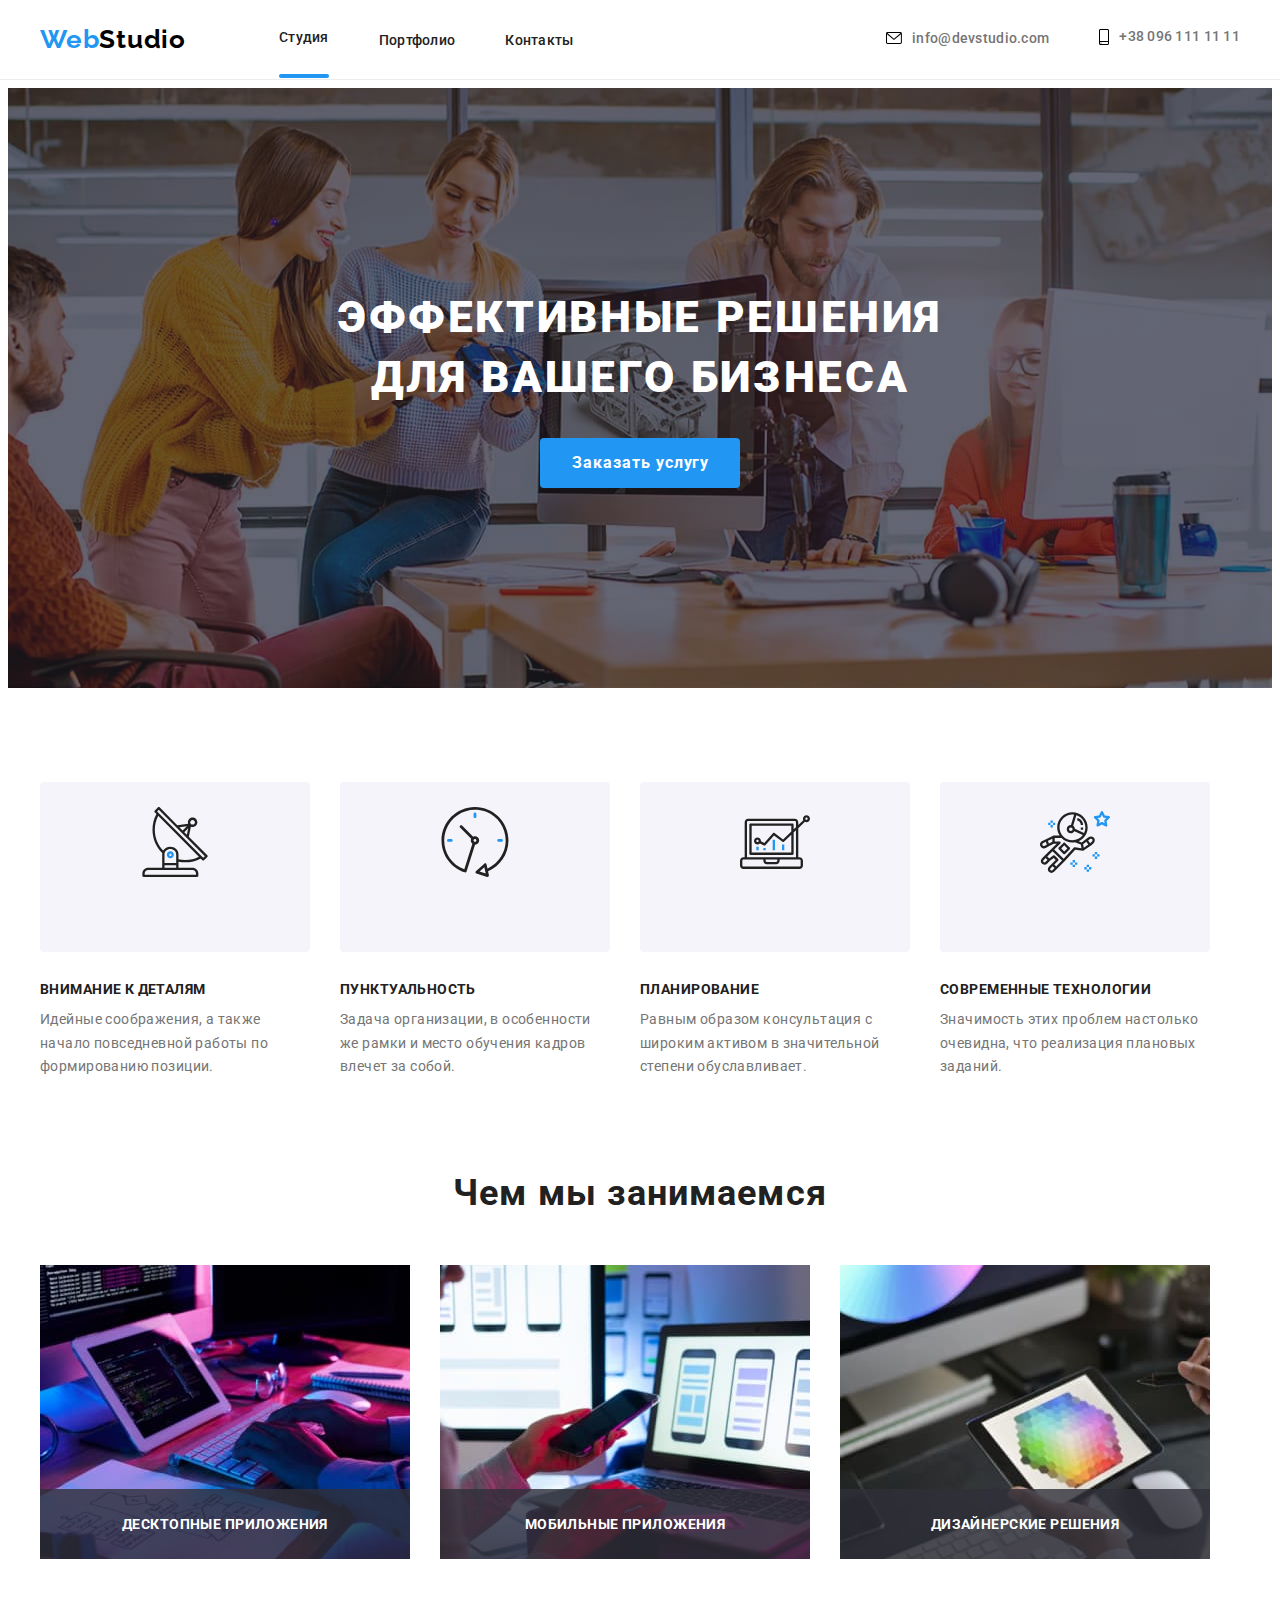
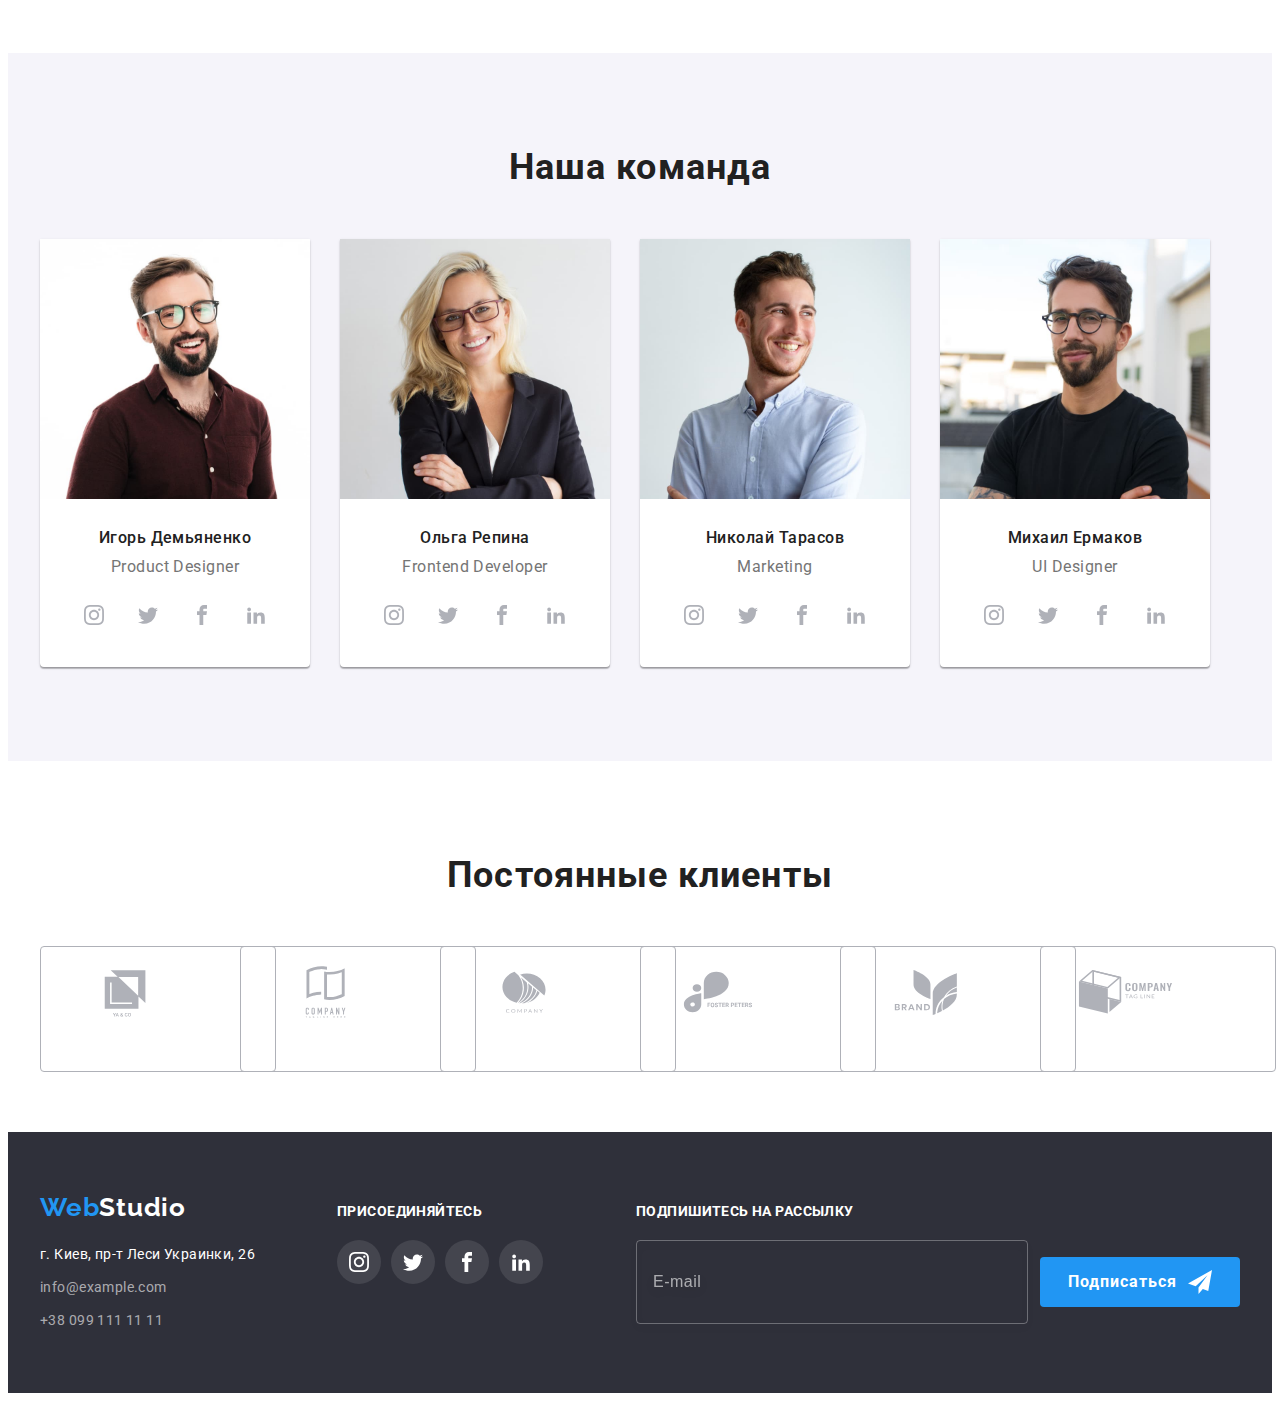
<file: index.html>
<!DOCTYPE html>
<html lang="ru">
  <head>
    <meta charset="UTF-8" />
    <meta http-equiv="X-UA-Compatible" content="IE=edge" />
    <meta name="viewport" content="width=device-width, initial-scale=1.0" />
    <link
      rel="stylesheet"
      href="https://cdnjs.cloudflare.com/ajax/libs/modern-normalize/1.1.0/modern-normalize.min.css"
      integrity="sha512-wpPYUAdjBVSE4KJnH1VR1HeZfpl1ub8YT/NKx4PuQ5NmX2tKuGu6U/JRp5y+Y8XG2tV+wKQpNHVUX03MfMFn9Q=="
      crossorigin="anonymous"
      referrerpolicy="no-referrer"
    />
    <link rel="stylesheet" href="./css/main.min.css" />
    <link rel="preconnect" href="https://fonts.googleapis.com" />
    <link rel="preconnect" href="https://fonts.gstatic.com" crossorigin />
    <link
      href="https://fonts.googleapis.com/css2?family=Raleway:wght@700&family=Roboto:wght@400;500;700;900&display=swap"
      rel="stylesheet"
    />
    <title>Студия</title>
  </head>

  <body>
    <!--heder-->
    <header class="heder">
      <div class="container heder__content">
        <nav class="nav-content">
          <a class="logo heder-logo" href="/"
            ><span class="logo__text"
              ><span class="logo__accent" lang="en">Web</span>Studio
            </span>
          </a>
          <ul class="nav">
            <li class="nav__item">
              <a class="nav__link current-page" href="./index.html">Студия</a>
            </li>
            <li class="nav__item">
              <a class="nav__link" href="./portfolio.html">Портфолио</a>
            </li>
            <li class="nav__item">
              <a class="nav__link" href="Контакты/">Контакты</a>
            </li>
          </ul>
        </nav>

        <ul class="contacts">
          <li class="contacts__item">
            <a class="contacts__link" href="mailto:info@devstudio.com">
              <svg class="contacts__icon" width="16" height="12">
                <use href="./images/icons.svg#icon-envelope"></use>
              </svg>
              info@devstudio.com</a
            >
          </li>
          <li class="contacts__item">
            <a class="contacts__link" href="tel:+380961111111">
              <svg class="contacts__icon" width="10" height="16">
                <use href="./images/icons.svg#icon-smartphone"></use>
              </svg>
              +38 096 111 11 11</a
            >
          </li>
        </ul>
      </div>
    </header>

    <main>
      <!--hero content-->
      <section class="section-hero">
        <div class="container">
          <div class="hero">
            <h1 class="hero__title">Эффективные решения для вашего бизнеса</h1>
            <button class="buttons" type="button" data-modal-open>
              Заказать услугу
            </button>

            <!--modal window-->

            <div class="backdrop is-hidden" data-modal>
              <div class="modal">
                <p class="modal-title">
                  Оставьте свои данные, мы вам перезвоним
                </p>
                <form class="modal-form">
                  <div class="form-wrapp">
                    <input
                      id="username-label"
                      class="modal-input"
                      type="text"
                      name="username"
                      placeholder=" "
                      required
                      title="Имя Фамилия"
                    />
                    <label class="modal-label" for="username-label">Имя</label>
                    <svg class="icon-person-form" width="18" height="18">
                      <use href="./images/icons.svg#icon-person-form"></use>
                    </svg>
                  </div>

                  <div class="form-wrapp">
                    <input
                      id="phone-label"
                      class="modal-input"
                      type="tel"
                      name="phone"
                      placeholder=" "
                      required
                      title="+38 (096) 111-11-11"
                    />
                    <label class="modal-label" for="phone-label">Телефон</label>
                    <svg class="icon-person-form" width="18" height="18">
                      <use href="./images/icons.svg#icon-phone-form"></use>
                    </svg>
                  </div>

                  <div class="form-wrapp">
                    <input
                      id="email-label"
                      class="modal-input"
                      type="email"
                      name="email"
                      placeholder=" "
                      required
                      title="info@gmail.com"
                    />
                    <label class="modal-label" for="email-label">Почта</label>
                    <svg class="icon-person-form" width="18" height="18">
                      <use href="./images/icons.svg#icon-email-form"></use>
                    </svg>
                  </div>
                  <div class="form-wrapper">
                    <label class="modal-label" for="feedback"
                      >Комментарий</label
                    >
                    <textarea
                      name="feedback-text"
                      id="feedback"
                      class="comment-text"
                      placeholder="Введите текст"
                    ></textarea>
                  </div>
                  <div class="modal-check">
                    <input
                      id="check"
                      class="input-check visually-hidden"
                      type="checkbox"
                      name="checkbox"
                    />
                    <label for="check" class="check-text"
                      >Соглашаюсь с рассылкой и принимаю &nbsp;
                      <a href="" class="accent-license">Условия договора</a>
                    </label>
                  </div>
                  <button type="submit" class="buttons">Отправить</button>
                </form>

                <button class="modal-close-btn" type="button" data-modal-close>
                  <svg class="modal-icon-btn" width="18" height="18">
                    <use href="./images/icons.svg#icon-close-btn"></use>
                  </svg>
                </button>
              </div>
            </div>
          </div>
        </div>
      </section>

      <!--feature-->
      <section class="feature section">
        <div class="container">
          <!--title h2 will be hidden-->
          <h2 class="visually-hidden">Преимущества работаты с WebStudio</h2>
          <ul class="feature-list">
            <li class="feature-list__item">
              <div class="feature-conteiner">
                <svg class="featere-conteiner__icon" width="70" height="70">
                  <use href="./images/icons.svg#icon-antenna"></use>
                </svg>
              </div>
              <h3 class="feature-list__title">Внимание к деталям</h3>
              <p class="feature-list__description">
                Идейные соображения, а также начало повседневной работы по
                формированию позиции.
              </p>
            </li>

            <li class="feature-list__item">
              <div class="feature-conteiner">
                <svg class="featere-conteiner__icon" width="70" height="70">
                  <use href="./images/icons.svg#icon-clock"></use>
                </svg>
              </div>
              <h3 class="feature-list__title">Пунктуальность</h3>
              <p class="feature-list__description">
                Задача организации, в особенности же рамки и место обучения
                кадров влечет за собой.
              </p>
            </li>

            <li class="feature-list__item">
              <div class="feature-conteiner">
                <svg class="featere-conteiner__icon" width="70" height="70">
                  <use href="./images/icons.svg#icon-diagram"></use>
                </svg>
              </div>
              <h3 class="feature-list__title">Планирование</h3>
              <p class="feature-list__description">
                Равным образом консультация с широким активом в значительной
                степени обуславливает.
              </p>
            </li>

            <li class="feature-list__item">
              <div class="feature-conteiner">
                <svg class="featere-conteiner__icon" width="70" height="70">
                  <use href="./images/icons.svg#icon-astronaut"></use>
                </svg>
              </div>
              <h3 class="feature-list__title">Современные технологии</h3>
              <p class="feature-list__description">
                Значимость этих проблем настолько очевидна, что реализация
                плановых заданий.
              </p>
            </li>
          </ul>
        </div>
      </section>

      <!--work-->

      <section class="section-work">
        <div class="container">
          <div class="">
            <h2 class="section-title">Чем мы занимаемся</h2>

            <ul class="work-list">
              <li class="work-list__item">
                <img src="./images/box1.jpg" alt="programming" width="370" />
                <div class="work-label">
                  <p class="work-label__text">Десктопные приложения</p>
                </div>
              </li>

              <li class="work-list__item">
                <img
                  src="./images/box2.jpg"
                  alt="multiplatform development"
                  width="370"
                />
                <div class="work-label">
                  <p class="work-label__text">Мобильные приложения</p>
                </div>
              </li>

              <li class="work-list__item">
                <img src="./images/box3.jpg" alt="design" width="370" />
                <div class="work-label">
                  <p class="work-label__text">Дизайнерские решения</p>
                </div>
              </li>
            </ul>
          </div>
        </div>
      </section>

      <!-- our_team -->
      <section class="section team-section">
        <div class="container">
          <div class="team">
            <h2 class="section-title">Наша команда</h2>
            <ul class="team-list">
              <li class="team-list__item">
                <img
                  src="./images/team_card1.jpg"
                  alt="Product Designer"
                  width="270"
                />
                <div class="decription-team">
                  <h3 class="decription-team__name">Игорь Демьяненко</h3>
                  <p class="decription-team__position" lang="en">
                    Product Designer
                  </p>
                  <ul class="socials-list">
                    <li class="socials-list__item">
                      <a
                        href="https://www.instagram.com/"
                        target="_blank"
                        class="socials-list__link"
                      >
                        <svg class="socials-list__icon" width="20" height="20">
                          <use href="./images/icons.svg#icon-instagram"></use>
                        </svg>
                      </a>
                    </li>
                    <li class="socials-list__item">
                      <a
                        href="https://twitter.com/"
                        target="_blank"
                        class="socials-list__link"
                      >
                        <svg class="socials-list__icon" width="20" height="20">
                          <use href="./images/icons.svg#icon-twitter"></use>
                        </svg>
                      </a>
                    </li>
                    <li class="socials-list__item">
                      <a
                        href="https://facebook.com/"
                        target="_blank"
                        class="socials-list__link"
                      >
                        <svg class="socials-list__icon" width="20" height="20">
                          <use href="./images/icons.svg#icon-facebook"></use>
                        </svg>
                      </a>
                    </li>
                    <li class="socials-list__item">
                      <a
                        href="https://www.linkedin.com/"
                        target="_blank"
                        class="socials-list__link"
                      >
                        <svg class="socials-list__icon" width="20" height="20">
                          <use href="./images/icons.svg#icon-linkedin2"></use>
                        </svg>
                      </a>
                    </li>
                  </ul>
                </div>
              </li>
              <li class="team-list__item">
                <img
                  src="./images/team_card2.jpg"
                  alt="Frontend Developer"
                  width="270"
                />
                <div class="decription-team">
                  <h3 class="decription-team__name">Ольга Репина</h3>
                  <p class="decription-team__position" lang="en">
                    Frontend Developer
                  </p>
                  <ul class="socials-list">
                    <li class="socials-list__item">
                      <a
                        href="https://www.instagram.com/"
                        target="_blank"
                        class="socials-list__link"
                      >
                        <svg class="socials-list__icon" width="20" height="20">
                          <use href="./images/icons.svg#icon-instagram"></use>
                        </svg>
                      </a>
                    </li>
                    <li class="socials-list__item">
                      <a
                        href="https://twitter.com/"
                        target="_blank"
                        class="socials-list__link"
                      >
                        <svg class="socials-list__icon" width="20" height="20">
                          <use href="./images/icons.svg#icon-twitter"></use>
                        </svg>
                      </a>
                    </li>
                    <li class="socials-list__item">
                      <a
                        href="https://facebook.com/"
                        target="_blank"
                        class="socials-list__link"
                      >
                        <svg class="socials-list__icon" width="20" height="20">
                          <use href="./images/icons.svg#icon-facebook"></use>
                        </svg>
                      </a>
                    </li>
                    <li class="socials-list__item">
                      <a
                        href="https://www.linkedin.com/"
                        target="_blank"
                        class="socials-list__link"
                      >
                        <svg class="socials-list__icon" width="20" height="20">
                          <use href="./images/icons.svg#icon-linkedin2"></use>
                        </svg>
                      </a>
                    </li>
                  </ul>
                </div>
              </li>
              <li class="team-list__item">
                <img
                  src="./images/team_card3.jpg"
                  alt="Marketing"
                  width="270"
                />
                <div class="decription-team">
                  <h3 class="decription-team__name">Николай Тарасов</h3>
                  <p class="decription-team__position" lang="en">Marketing</p>
                  <ul class="socials-list">
                    <li class="socials-list__item">
                      <a
                        href="https://www.instagram.com/"
                        target="_blank"
                        class="socials-list__link"
                      >
                        <svg class="socials-list__icon" width="20" height="20">
                          <use href="./images/icons.svg#icon-instagram"></use>
                        </svg>
                      </a>
                    </li>
                    <li class="socials-list__item">
                      <a
                        href="https://twitter.com/"
                        target="_blank"
                        class="socials-list__link"
                      >
                        <svg class="socials-list__icon" width="20" height="20">
                          <use href="./images/icons.svg#icon-twitter"></use>
                        </svg>
                      </a>
                    </li>
                    <li class="socials-list__item">
                      <a
                        href="https://facebook.com/"
                        target="_blank"
                        class="socials-list__link"
                      >
                        <svg class="socials-list__icon" width="20" height="20">
                          <use href="./images/icons.svg#icon-facebook"></use>
                        </svg>
                      </a>
                    </li>
                    <li class="socials-list__item">
                      <a
                        href="https://www.linkedin.com/"
                        target="_blank"
                        class="socials-list__link"
                      >
                        <svg class="socials-list__icon" width="20" height="20">
                          <use href="./images/icons.svg#icon-linkedin2"></use>
                        </svg>
                      </a>
                    </li>
                  </ul>
                </div>
              </li>
              <li class="team-list__item">
                <img
                  src="./images/team_card4.jpg"
                  alt="UI Designer"
                  width="270"
                />
                <div class="decription-team">
                  <h3 class="decription-team__name">Михаил Ермаков</h3>
                  <p class="decription-team__position" lang="en">UI Designer</p>
                  <ul class="socials-list">
                    <li class="socials-list__item">
                      <a
                        href="https://www.instagram.com/"
                        target="_blank"
                        class="socials-list__link"
                      >
                        <svg class="socials-list__icon" width="20" height="20">
                          <use href="./images/icons.svg#icon-instagram"></use>
                        </svg>
                      </a>
                    </li>
                    <li class="socials-list__item">
                      <a
                        href="https://twitter.com/"
                        target="_blank"
                        class="socials-list__link"
                      >
                        <svg class="socials-list__icon" width="20" height="20">
                          <use href="./images/icons.svg#icon-twitter"></use>
                        </svg>
                      </a>
                    </li>
                    <li class="socials-list__item">
                      <a
                        href="https://facebook.com/"
                        target="_blank"
                        class="socials-list__link"
                      >
                        <svg class="socials-list__icon" width="20" height="20">
                          <use href="./images/icons.svg#icon-facebook"></use>
                        </svg>
                      </a>
                    </li>
                    <li class="socials-list__item">
                      <a
                        href="https://www.linkedin.com/"
                        target="_blank"
                        class="socials-list__link"
                      >
                        <svg class="socials-list__icon" width="20" height="20">
                          <use href="./images/icons.svg#icon-linkedin2"></use>
                        </svg>
                      </a>
                    </li>
                  </ul>
                </div>
              </li>
            </ul>
          </div>
        </div>
      </section>

      <!-- Clients -->

      <section class="section">
        <div class="container">
          <div class="clients">
            <h2 class="section-title">Постоянные клиенты</h2>
            <ul class="clients-list">
              <li class="clients-list__item">
                <a class="clients-list__link" href="">
                  <svg class="clients-list__icon" width="106" height="60">
                    <use href="./images/icons.svg#icon-company-logo1"></use>
                  </svg>
                </a>
              </li>
              <li class="clients-list__item">
                <a class="clients-list__link" href=""
                  ><svg class="clients-list__icon" width="106" height="60">
                    <use href="./images/icons.svg#icon-company-logo2"></use>
                  </svg>
                </a>
              </li>
              <li class="clients-list__item">
                <a class="clients-list__link" href=""
                  ><svg class="clients-list__icon" width="106" height="60">
                    <use href="./images/icons.svg#icon-company-logo3"></use>
                  </svg>
                </a>
              </li>
              <li class="clients-list__item">
                <a class="clients-list__link" href=""
                  ><svg class="clients-list__icon" width="106" height="60">
                    <use href="./images/icons.svg#icon-company-logo4"></use>
                  </svg>
                </a>
              </li>
              <li class="clients-list__item">
                <a class="clients-list__link" href=""
                  ><svg class="clients-list__icon" width="106" height="60">
                    <use href="./images/icons.svg#icon-company-logo5"></use>
                  </svg>
                </a>
              </li>
              <li class="clients-list__item">
                <a class="clients-list__link" href=""
                  ><svg class="clients-list__icon" width="106" height="60">
                    <use href="./images/icons.svg#icon-company-logo6"></use>
                  </svg>
                </a>
              </li>
            </ul>
          </div>
        </div>
      </section>
    </main>

    <!--footer-->
    <footer class="footer">
      <div class="container footer-content">
        <div class="footer-container">
          <a class="logo footer-logo" href="/"
            ><span class="logo__text bottom-logo"
              ><span class="logo__accent" lang="en">Web</span>Studio</span
            >
          </a>

          <address class="footer-address">
            <p class="footer-address__title">г. Киев, пр-т Леси Украинки, 26</p>
            <ul class="address__list addres--block">
              <li class="address-list__item addres--margin">
                <a class="address-list__link" href="mailto:info@example.com"
                  >info@example.com</a
                >
              </li>
              <li class="address-list__item footer-link">
                <a class="address-list__link" href="tel:+380991111111"
                  >+38 099 111 11 11</a
                >
              </li>
            </ul>
          </address>
        </div>
        <div class="footer-socials">
          <h3 class="footer-socials__title">присоединяйтесь</h3>
          <ul class="footer-socials__list">
            <li class="footer-socials__item">
              <a
                href="https://www.instagram.com/"
                target="_blank"
                class="socials-list__link"
              >
                <svg class="footer-socials__icon" width="20" height="20">
                  <use href="./images/icons.svg#icon-instagram"></use>
                </svg>
              </a>
            </li>
            <li class="footer-socials__item">
              <a
                href="https://twitter.com/"
                target="_blank"
                class="socials-list__link"
              >
                <svg class="footer-socials__icon" width="20" height="20">
                  <use href="./images/icons.svg#icon-twitter"></use>
                </svg>
              </a>
            </li>
            <li class="footer-socials__item">
              <a
                href="https://facebook.com/"
                target="_blank"
                class="socials-list__link"
              >
                <svg class="footer-socials__icon" width="20" height="20">
                  <use href="./images/icons.svg#icon-facebook"></use>
                </svg>
              </a>
            </li>
            <li class="footer-socials__item">
              <a
                href="https://www.linkedin.com/"
                target="_blank"
                class="socials-list__link"
              >
                <svg class="footer-socials__icon" width="20" height="20">
                  <use href="./images/icons.svg#icon-linkedin2"></use>
                </svg>
              </a>
            </li>
          </ul>
        </div>
        <form name="subscribe" class="form-subscribe" autocomplete="on">
          <div class="email-input">
            <div class="footer-form">
              <input
                id="footer-label"
                class="footer-input"
                type="email"
                name="footer-email"
                placeholder="E-mail"
                required
                title="info@gmail.com"
              />
              <label class="form-footer" for="footer-label"
                >Подпишитесь на рассылку</label
              >
            </div>

            <div class="button-send">
              <svg class="icon-send-form" width="24" height="24">
                <use href="./images/icons.svg#icon-send-form"></use>
              </svg>
              <button class="buttons-footer" type="submit">Подписаться</button>
            </div>
          </div>
        </form>
      </div>
    </footer>

    <script src="./js/modal.js"></script>
  </body>
</html>
</file>
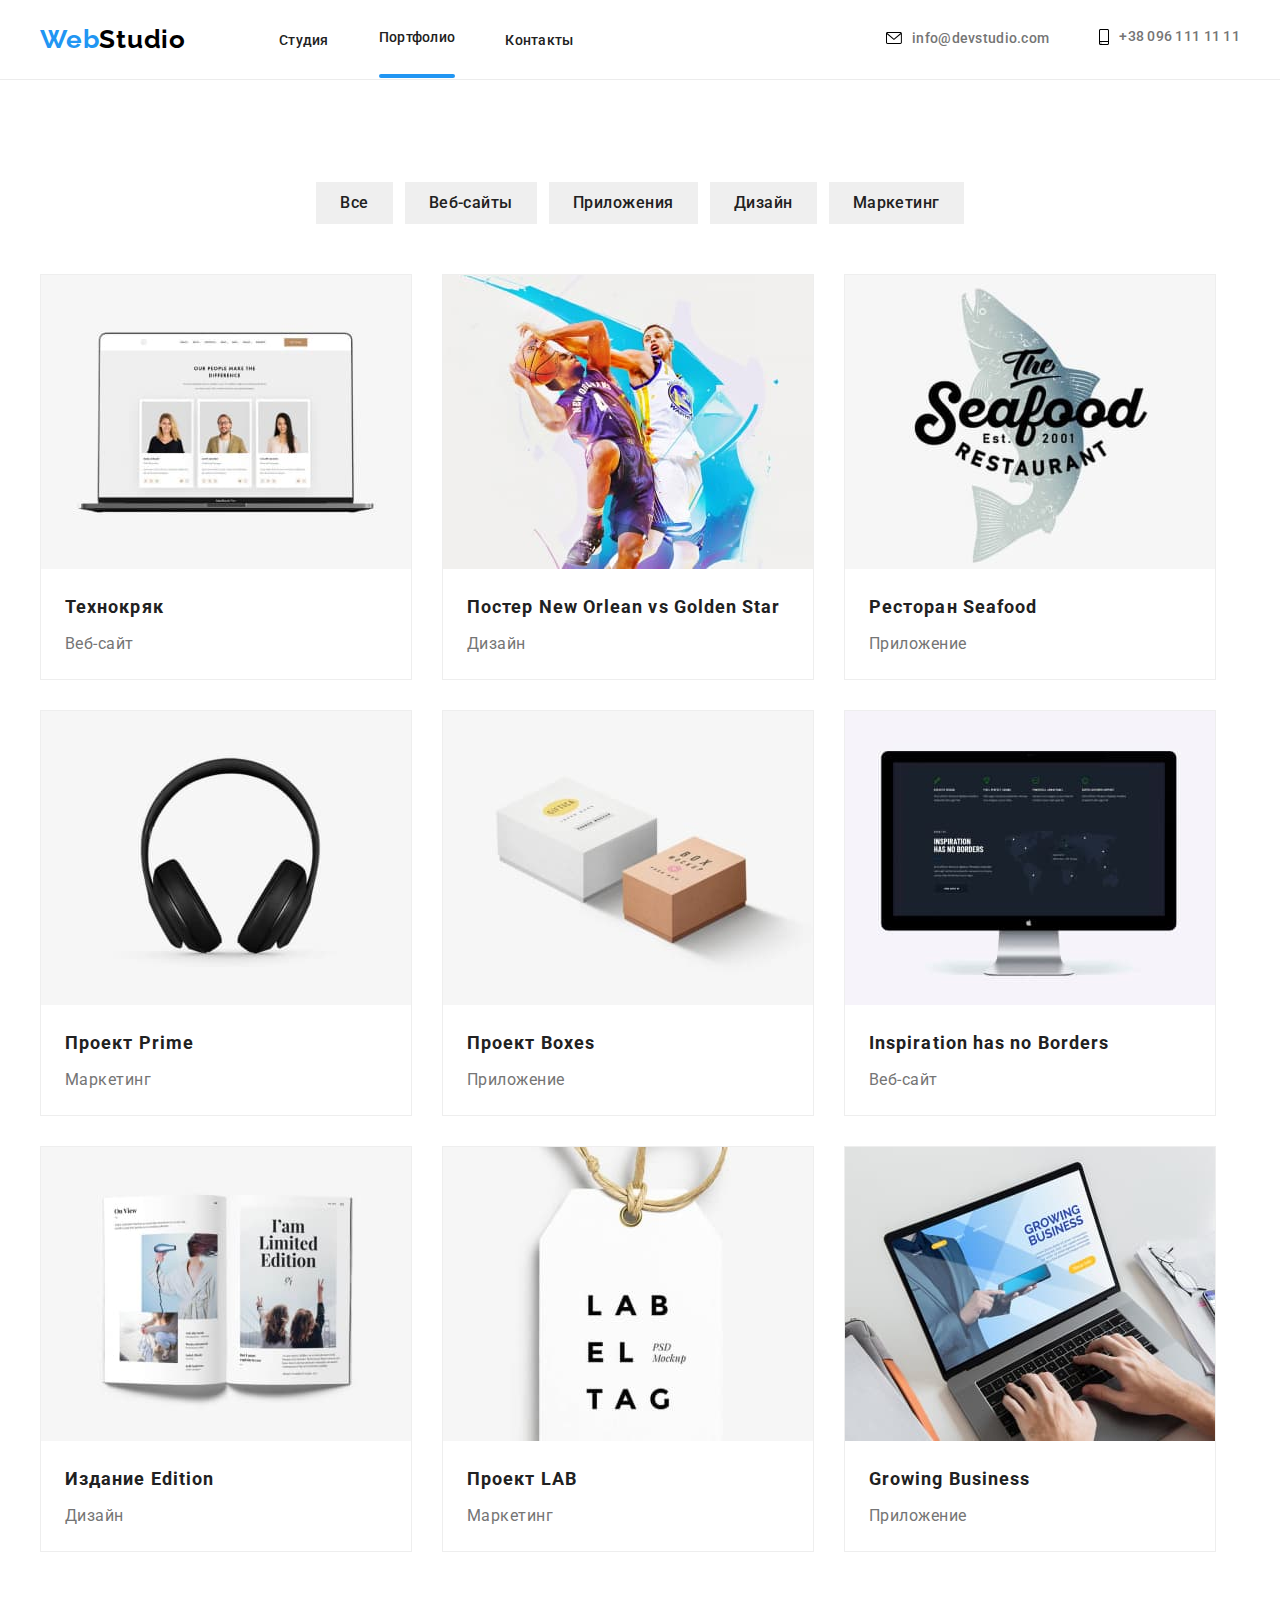
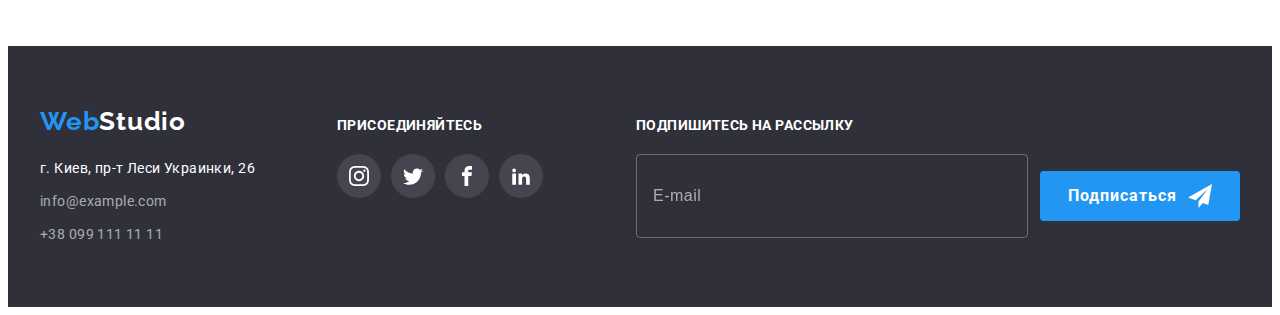
<file: portfolio.html>
<!DOCTYPE html>
<html lang="ru">
  <head>
    <meta charset="UTF-8" />
    <meta http-equiv="X-UA-Compatible" content="IE=edge" />
    <meta name="viewport" content="width=device-width, initial-scale=1.0" />
    <link
      rel="stylesheet"
      href="https://cdnjs.cloudflare.com/ajax/libs/modern-normalize/1.1.0/modern-normalize.min.css"
      integrity="sha512-wpPYUAdjBVSE4KJnH1VR1HeZfpl1ub8YT/NKx4PuQ5NmX2tKuGu6U/JRp5y+Y8XG2tV+wKQpNHVUX03MfMFn9Q=="
      crossorigin="anonymous"
      referrerpolicy="no-referrer"
    />
    <link rel="stylesheet" href="./css/main.min.css" />
    <link rel="preconnect" href="https://fonts.googleapis.com" />
    <link rel="preconnect" href="https://fonts.gstatic.com" crossorigin />
    <link
      href="https://fonts.googleapis.com/css2?family=Raleway:wght@700&family=Roboto:wght@400;500;700;900&display=swap"
      rel="stylesheet"
    />
    <title>Портфолио</title>
  </head>
  <body>
    <!--heder-->
    <header class="heder">
      <div class="container heder__content">
        <nav class="nav-content">
          <a class="logo heder-logo" href="/"
            ><span class="logo__text"
              ><span class="logo__accent" lang="en">Web</span>Studio
            </span>
          </a>
          <ul class="nav">
            <li class="nav__item">
              <a class="nav__link" href="./index.html">Студия</a>
            </li>
            <li class="nav__item">
              <a class="nav__link current-page" href="./portfolio.html"
                >Портфолио</a
              >
            </li>
            <li class="nav__item">
              <a class="nav__link" href="Контакты/">Контакты</a>
            </li>
          </ul>
        </nav>

        <ul class="contacts">
          <li class="contacts__item">
            <a class="contacts__link" href="mailto:info@devstudio.com">
              <svg class="contacts__icon" width="16" height="12">
                <use href="./images/icons.svg#icon-envelope"></use>
              </svg>
              info@devstudio.com</a
            >
          </li>
          <li class="contacts__item">
            <a class="contacts__link" href="tel:+380961111111">
              <svg class="contacts__icon" width="10" height="16">
                <use href="./images/icons.svg#icon-smartphone"></use>
              </svg>
              +38 096 111 11 11</a
            >
          </li>
        </ul>
      </div>
    </header>
    <!--main content-->
    <main>
      <section class="section">
        <div class="container">
          <!--menu-filter-->
          <div class="container-filters">
            <ul class="filter__list">
              <li class="filter-list__item">
                <button class="filter-list__btn" type="button">Все</button>
              </li>
              <li class="filter-list__item">
                <button class="filter-list__btn" type="button">
                  Веб-сайты
                </button>
              </li>
              <li class="filter-list__item">
                <button class="filter-list__btn" type="button">
                  Приложения
                </button>
              </li>
              <li class="filter-list__item">
                <button class="filter-list__btn" type="button">Дизайн</button>
              </li>
              <li class="filter-list__item">
                <button class="filter-list__btn" type="button">
                  Маркетинг
                </button>
              </li>
            </ul>
          </div>

          <!--item list-->

          <h1 class="visually-hidden">Портфолио WebStudio</h1>

          <div class="container-projects">
            <ul class="projects-list">
              <li class="projects-item">
                <a class="projects-link" href="">
                  <div class="projects-thumb">
                    <img
                      src="./images/project-1.jpg"
                      alt="пример вебсайта Технокряк"
                      width="370"
                      height="294"
                    />
                    <div class="filter-description">
                      <p class="filter-description-text">
                        Ресурс предлагает комплексные предложения с разным
                        уровнем функционала и сервисов. Все это позволит
                        посетителю получить исчерпывающие сведения о компании
                        или частном лице.
                      </p>
                    </div>
                  </div>
                  <div class="description-projects">
                    <h2 class="projects-title">Технокряк</h2>
                    <p class="filter-title">Веб-сайт</p>
                  </div>
                </a>
              </li>
              <li class="projects-item">
                <a class="projects-link" href="">
                  <div class="projects-thumb">
                    <img
                      src="./images/project-2.jpg"
                      alt="постер баскетбольной команды"
                      width="370"
                      height="294"
                    />
                    <div class="filter-description">
                      <p class="filter-description-text">
                        Ресурс предлагает комплексные предложения с разным
                        уровнем функционала и сервисов. Все это позволит
                        посетителю получить исчерпывающие сведения о компании
                        или частном лице.
                      </p>
                    </div>
                  </div>
                  <div class="description-projects">
                    <h2 class="projects-title">
                      Постер <span lang="en">New Orlean vs Golden Star</span>
                    </h2>
                    <p class="filter-title">Дизайн</p>
                  </div>
                </a>
              </li>
              <li class="projects-item">
                <a class="projects-link" href="">
                  <div class="projects-thumb">
                    <img
                      src="./images/project-3.jpg"
                      alt="приложение для ресторана морепродуктов"
                      width="370"
                      height="294"
                    />
                    <div class="filter-description">
                      <p class="filter-description-text">
                        Ресурс предлагает комплексные предложения с разным
                        уровнем функционала и сервисов. Все это позволит
                        посетителю получить исчерпывающие сведения о компании
                        или частном лице.
                      </p>
                    </div>
                  </div>
                  <div class="description-projects">
                    <h2 class="projects-title">
                      Ресторан <span lang="en">Seafood</span>
                    </h2>
                    <p class="filter-title">Приложение</p>
                  </div>
                </a>
              </li>
              <li class="projects-item">
                <a class="projects-link" href="">
                  <div class="projects-thumb">
                    <img
                      src="./images/project-4.jpg"
                      alt="маркетинг проект Прайм"
                      width="370"
                      height="294"
                    />
                    <div class="filter-description">
                      <p class="filter-description-text">
                        Ресурс предлагает комплексные предложения с разным
                        уровнем функционала и сервисов. Все это позволит
                        посетителю получить исчерпывающие сведения о компании
                        или частном лице.
                      </p>
                    </div>
                  </div>

                  <div class="description-projects">
                    <h2 class="projects-title">
                      Проект <span lang="en">Prime</span>
                    </h2>
                    <p class="filter-title">Маркетинг</p>
                  </div>
                </a>
              </li>
              <li class="projects-item">
                <a class="projects-link" href="">
                  <div class="projects-thumb">
                    <img
                      src="./images/project-5.jpg"
                      alt="проект Коробки"
                      width="370"
                      height="294"
                    />
                    <div class="filter-description">
                      <p class="filter-description-text">
                        Ресурс предлагает комплексные предложения с разным
                        уровнем функционала и сервисов. Все это позволит
                        посетителю получить исчерпывающие сведения о компании
                        или частном лице.
                      </p>
                    </div>
                  </div>

                  <div class="description-projects">
                    <h2 class="projects-title">
                      Проект <span lang="en">Boxes</span>
                    </h2>
                    <p class="filter-title">Приложение</p>
                  </div>
                </a>
              </li>
              <li class="projects-item">
                <a class="projects-link" href="">
                  <div class="projects-thumb">
                    <img
                      src="./images/project-6.jpg"
                      alt="проект Вдохновение не имеет границ "
                      width="370"
                      height="294"
                    />
                    <div class="filter-description">
                      <p class="filter-description-text">
                        Ресурс предлагает комплексные предложения с разным
                        уровнем функционала и сервисов. Все это позволит
                        посетителю получить исчерпывающие сведения о компании
                        или частном лице.
                      </p>
                    </div>
                  </div>

                  <div class="description-projects">
                    <h2 class="projects-title" lang="en">
                      Inspiration has no Borders
                    </h2>
                    <p class="filter-title">Веб-сайт</p>
                  </div>
                </a>
              </li>
              <li class="projects-item">
                <a class="projects-link" href="">
                  <div class="projects-thumb">
                    <img
                      src="./images/project-7.jpg"
                      alt="дизайн издания с ограниченным выпуском"
                      width="370"
                      height="294"
                    />
                    <div class="filter-description">
                      <p class="filter-description-text">
                        Ресурс предлагает комплексные предложения с разным
                        уровнем функционала и сервисов. Все это позволит
                        посетителю получить исчерпывающие сведения о компании
                        или частном лице.
                      </p>
                    </div>
                  </div>

                  <div class="description-projects">
                    <h2 class="projects-title">
                      Издание <span lang="en">Edition</span>
                    </h2>
                    <p class="filter-title">Дизайн</p>
                  </div>
                </a>
              </li>
              <li class="projects-item">
                <a class="projects-link" href="">
                  <div class="projects-thumb">
                    <img
                      src="./images/project-8.jpg"
                      alt="проект маркировки продукта"
                      width="370"
                      height="294"
                    />
                    <div class="filter-description">
                      <p class="filter-description-text">
                        Ресурс предлагает комплексные предложения с разным
                        уровнем функционала и сервисов. Все это позволит
                        посетителю получить исчерпывающие сведения о компании
                        или частном лице.
                      </p>
                    </div>
                  </div>

                  <div class="description-projects">
                    <h2 class="projects-title">
                      Проект <span lang="en">LAB</span>
                    </h2>
                    <p class="filter-title">Маркетинг</p>
                  </div>
                </a>
              </li>
              <li class="projects-item">
                <a class="projects-link" href="">
                  <div class="projects-thumb">
                    <img
                      src="./images/project-9.jpg"
                      alt="приложение для растущего бизнеса"
                      width="370"
                      height="294"
                    />
                    <div class="filter-description">
                      <p class="filter-description-text">
                        Ресурс предлагает комплексные предложения с разным
                        уровнем функционала и сервисов. Все это позволит
                        посетителю получить исчерпывающие сведения о компании
                        или частном лице.
                      </p>
                    </div>
                  </div>

                  <div class="description-projects">
                    <h2 class="projects-title" lang="en">Growing Business</h2>
                    <p class="filter-title">Приложение</p>
                  </div>
                </a>
              </li>
            </ul>
          </div>
        </div>
      </section>
    </main>

    <!--footer-->

    <footer class="footer">
      <div class="container footer-content">
        <div class="footer-container">
          <a class="logo footer-logo" href="/"
            ><span class="logo__text bottom-logo"
              ><span class="logo__accent" lang="en">Web</span>Studio</span
            >
          </a>

          <address class="footer-address">
            <p class="footer-address__title">г. Киев, пр-т Леси Украинки, 26</p>
            <ul class="address__list addres--block">
              <li class="address-list__item addres--margin">
                <a class="address-list__link" href="mailto:info@example.com"
                  >info@example.com</a
                >
              </li>
              <li class="address-list__item footer-link">
                <a class="address-list__link" href="tel:+380991111111"
                  >+38 099 111 11 11</a
                >
              </li>
            </ul>
          </address>
        </div>
        <div class="footer-socials">
          <h3 class="footer-socials__title">присоединяйтесь</h3>
          <ul class="footer-socials__list">
            <li class="footer-socials__item">
              <a
                href="https://www.instagram.com/"
                target="_blank"
                class="socials-list__link"
              >
                <svg class="footer-socials__icon" width="20" height="20">
                  <use href="./images/icons.svg#icon-instagram"></use>
                </svg>
              </a>
            </li>
            <li class="footer-socials__item">
              <a
                href="https://twitter.com/"
                target="_blank"
                class="socials-list__link"
              >
                <svg class="footer-socials__icon" width="20" height="20">
                  <use href="./images/icons.svg#icon-twitter"></use>
                </svg>
              </a>
            </li>
            <li class="footer-socials__item">
              <a
                href="https://facebook.com/"
                target="_blank"
                class="socials-list__link"
              >
                <svg class="footer-socials__icon" width="20" height="20">
                  <use href="./images/icons.svg#icon-facebook"></use>
                </svg>
              </a>
            </li>
            <li class="footer-socials__item">
              <a
                href="https://www.linkedin.com/"
                target="_blank"
                class="socials-list__link"
              >
                <svg class="footer-socials__icon" width="20" height="20">
                  <use href="./images/icons.svg#icon-linkedin2"></use>
                </svg>
              </a>
            </li>
          </ul>
        </div>
        <form name="subscribe" class="form-subscribe" autocomplete="on">
          <div class="email-input">
            <div class="footer-form">
              <input
                id="footer-label"
                class="footer-input"
                type="email"
                name="footer-email"
                placeholder="E-mail"
                required
                title="info@gmail.com"
              />
              <label class="form-footer" for="footer-label"
                >Подпишитесь на рассылку</label
              >
            </div>

            <div class="button-send">
              <svg class="icon-send-form" width="24" height="24">
                <use href="./images/icons.svg#icon-send-form"></use>
              </svg>
              <button class="buttons-footer" type="submit">Подписаться</button>
            </div>
          </div>
        </form>
      </div>
    </footer>
  </body>
</html>
</file>
<file: css/main.min.css>
body{font-family:"Roboto",sans-serif;color:#212121;padding-top:80px}.visually-hidden{position:absolute;width:1px;height:1px;margin:-1px;border:0;padding:0;white-space:nowrap;clip-path:inset(100%);clip:rect(0 0 0 0);overflow:hidden}.list{list-style:none}.link{text-decoration:none}.container{width:1200px;margin:0 auto;padding-left:15px;padding-right:15px}.section{padding-top:94px;padding-bottom:94px}p,h1,h2,h3,h4,h5,h6{margin:0}ul{margin:0;padding-left:0}button{cursor:pointer}a{color:currentColor}address{font-style:normal}img{display:block;max-width:100%;height:auto;width:100%}:root{--title-hero-color: #ffffff;--title-color: #212121;--after-title-color: #757575;--main-btn-color: #212121;--text-color: #757575;--accent-color: #2196f3;--contact-color: #757575;--nav-link-color: #212121;--focus-color: #ffffff;--accent-btn-color: #ffffff;--top-logo-color: #000000;--bottom-logo-color: #ffffff;--socials-icon-color: #afb1b8;--icon-color: #afb1b8;--timing-function: cubic-bezier(0.4, 0, 0.2, 1)}.heder{position:fixed;z-index:1;width:100%;top:0;left:0;background-color:#fff;padding-top:24px;padding-bottom:24px;border-bottom:1px solid #ececec}.heder__content{display:flex;align-items:center}.nav-content{display:flex;align-items:center}.nav{display:flex;flex-direction:row;list-style:none}.nav__item:not(:last-child){margin-right:50px}.nav__link{text-decoration:none;font-family:"Roboto";font-style:normal;font-weight:500;font-size:14px;line-height:1.14;letter-spacing:.02em;color:var(--nav-link-color);transition:color 250ms var(--timing-function)}.nav__link:hover,.nav__link:focus{color:var(--accent-color)}.current-page{position:relative;display:block}.current-page::after{content:"";position:absolute;bottom:-32px;display:block;width:100%;height:4px;background-color:var(--accent-color);border-radius:2px}.contacts{display:flex;list-style:none;margin-left:auto}.contacts__item:not(:last-child){margin-right:50px}.contacts__link{display:inline-flex;align-items:center;text-decoration:none;font-style:normal;font-weight:500;font-size:14px;line-height:1.14;letter-spacing:.02em;color:var(--contact-color);transition:color 250ms var(--timing-function)}.contacts__link:hover,.contacts__link:focus{color:var(--accent-color);fill:var(--accent-color)}.contacts__link:hover .contacts__icon,.contacts__link:focus .contacts__icon{fill:var(--accent-color)}.contacts__icon{display:inline-block;margin-right:10px}.logo{display:block;text-decoration:none;list-style:none}.logo__text{font-family:"Raleway",sans-serif;font-weight:700;font-size:26px;line-height:1.19;letter-spacing:.03em;color:var(--top-logo-color)}.logo__accent{color:var(--accent-color)}.heder-logo{margin-right:93px}.footer-logo{display:inline-block;margin-bottom:20px}.bottom-logo{color:var(--bottom-logo-color)}.section-hero{background-image:linear-gradient(rgba(47, 48, 58, 0.4), rgba(47, 48, 58, 0.4)),url(../images/hero-bg.jpg);background-repeat:no-repeat;background-position:center;background-size:1600px;background-color:#c4c4c4;padding-top:200px;padding-bottom:200px}.hero__title{font-weight:900;font-size:44px;line-height:1.36;text-align:center;letter-spacing:.06em;text-transform:uppercase;color:var(--title-hero-color);width:696px;margin:0 auto;margin-bottom:30px;align-items:center}.buttons{display:block;font-family:"Roboto";font-style:normal;font-weight:700;font-size:16px;line-height:1.87;align-items:center;text-align:center;letter-spacing:.06em;color:var(--accent-btn-color);background:var(--accent-color);cursor:pointer;width:200px;height:50px;padding:10px 32px;border:0;border-radius:4px;border-color:rgba(0,0,0,0);margin:0 auto;white-space:nowrap}.buttons-footer{display:block;font-family:"Roboto";font-style:normal;font-weight:700;font-size:16px;line-height:1.87;align-items:center;text-align:left;letter-spacing:.06em;color:var(--accent-btn-color);background:var(--accent-color);cursor:pointer;width:200px;height:50px;padding:10px 28px;border:0;border-radius:4px;border-color:rgba(0,0,0,0);margin:0}.backdrop{position:fixed;z-index:2;top:0;left:0;width:100%;height:100%;background-color:rgba(0,0,0,.2)}.backdrop.is-hidden{visibility:hidden;opacity:0;pointer-events:none;transition:opacity 250ms var(--timing-function),visibility 250ms var(--timing-function)}.modal{padding:40px;position:absolute;top:50%;left:50%;transform:translate(-50%, -50%);min-width:528px;min-height:581px;background-color:#fff;box-shadow:0px 1px 3px rgba(0,0,0,.12),0px 1px 1px rgba(0,0,0,.14),0px 2px 1px rgba(0,0,0,.2);border-radius:4px;transition:transform 250ms var(--timing-function)}.backdrop.is-hidden .modal{transform:translate(-50%, -50%) scale(0.1)}.modal-close-btn{position:absolute;top:8px;right:8px;display:flex;justify-content:center;align-items:center;padding:0;margin:0;width:30px;height:30px;background:#fff;border:1px solid rgba(0,0,0,.1);border-radius:50%;cursor:pointer}.modal-icon-btn{transition:fill 250ms var(--timing-function)}.modal-close-btn:focus,.modal-close-btn:hover .modal-icon-btn{fill:var(--accent-color)}.modal-close-btn:focus{outline:var(--accent-color);border-color:var(--accent-color)}.form-wrapp,.form-wrapper{position:relative}.form-wrapp{margin-bottom:28px}.form-wrapper{margin-bottom:20px}.modal-label{position:absolute;left:0;top:-18px}.icon-person-form{position:absolute;left:12px;top:50%;transform:translateY(-50%);transition:fill 250ms var(--timing-function)}.modal-title{font-family:"Roboto";font-style:normal;font-weight:700;font-size:20px;line-height:1.15;text-align:center;letter-spacing:.03em;color:var(--title-color);margin-bottom:30px}.modal-label{font-family:"Roboto";font-style:normal;font-weight:400;font-size:12px;line-height:1.16;letter-spacing:.01em;color:var(--after-title-color)}.modal-input{width:100%;height:40px;padding-left:42px;background-color:rgba(0,0,0,0);font-family:"Roboto";font-style:normal;font-weight:400;font-size:14px;line-height:16px;letter-spacing:.01em;border:1px solid rgba(33,33,33,.2);border-radius:4px;cursor:pointer}.modal-input:hover{border-color:var(--accent-color)}.modal-input:focus~.icon-person-form{fill:var(--accent-color)}.modal-input:hover~.icon-person-form{fill:var(--accent-color)}.modal-input:focus{outline:var(--accent-color)}.modal-input:focus{border-color:var(--accent-color)}.icon-person-form:hover{fill:var(--accent-color)}.modal-input::placeholder{font-family:"Roboto";font-style:normal;font-weight:400;font-size:14px;line-height:1.14;letter-spacing:.01em;color:rgba(117,117,117,.5)}.comment-text{width:100%;height:120px;padding:12px 16px;font-family:"Roboto";font-style:normal;font-weight:400;font-size:14px;line-height:1.14;letter-spacing:.01em;resize:none;border:1px solid rgba(33,33,33,.2);border-radius:4px}.comment-text::placeholder{font-family:"Roboto";font-style:normal;font-weight:400;font-size:14px;line-height:1.14;letter-spacing:.01em;color:rgba(117,117,117,.5)}.comment-text:focus{border-color:var(--accent-color);outline:var(--accent-color)}.comment-text:hover{border-color:var(--accent-color);outline:var(--accent-color)}.modal-check{margin-bottom:30px}.check-text{display:flex;justify-content:center;align-items:center;font-family:"Roboto";font-style:normal;font-weight:400;font-size:14px;line-height:1.74;letter-spacing:.03em;color:#757575}.check-text::before{content:"";margin-right:7px;width:16px;height:15px;border:2px solid #212121;border-radius:2px}.input-check:checked+.check-text::before{background-color:var(--accent-color);border:none;background-image:url(../images/che.svg);background-repeat:no-repeat;background-position:center;box-shadow:0px 1px 3px rgba(0,0,0,.12),0px 1px 1px rgba(0,0,0,.14),0px 2px 1px rgba(0,0,0,.2)}.accent-license{font-weight:400;font-size:14px;line-height:1.71;letter-spacing:.03em;color:var(--accent-color)}.feature{display:flex;flex-direction:row;justify-content:space-around}.feature-list{display:flex;flex-wrap:nowrap;gap:30px;list-style:none}.feature-list__item{display:flex;flex-direction:column;width:270px}.feature-conteiner{background:#f5f4fa;border-radius:4px;display:flex;justify-content:center;padding:25px 0;width:270px;height:120px;margin-bottom:30px}.feature-list__title{text-align:left;font-weight:700;font-size:14px;line-height:1.14;letter-spacing:.03em;text-transform:uppercase;color:var(--title-color);margin-bottom:10px}.feature-list__description{text-align:left;font-weight:400;font-size:14px;line-height:1.71;letter-spacing:.03em;color:var(--after-title-color)}.section-work{display:flex;justify-content:center;padding-bottom:94px}.section-title{font-weight:700;font-size:36px;line-height:1.16;text-align:center;letter-spacing:.03em;color:var(--title-color);margin-bottom:50px}.work-list{list-style:none;display:flex;flex-wrap:wrap;gap:30px;flex-basis:calc((100% - 60px)/3)}.work-list__item{position:relative}.work-label{position:absolute;bottom:0;left:0;width:370px;height:70px;display:flex;justify-content:center;align-items:center;background-color:rgba(47,48,58,.8)}.work-label__text{font-family:"Roboto";font-style:normal;font-weight:700;font-size:14px;line-height:16px;text-align:center;letter-spacing:.03em;text-transform:uppercase;color:#fff}.team-section{background:#f5f4fa}.team-list{list-style:none;display:flex;flex-wrap:wrap;gap:30px;flex-basis:calc((100% - 90px)/4)}.team-list__item{background-color:#fff;width:270px;margin:0;box-shadow:0px 1px 3px rgba(0,0,0,.12),0px 1px 1px rgba(0,0,0,.14),0px 2px 1px rgba(0,0,0,.2);border-radius:0px 0px 4px 4px}.decription-team{padding:30px 32px}.decription-team__name{text-align:center;font-weight:500;font-size:16px;line-height:1.18;letter-spacing:.03em;color:var(--title-color);margin-bottom:10px}.decription-team__position{text-align:center;font-weight:400;font-size:16px;line-height:1.18;letter-spacing:.03em;color:var(--after-title-color);margin-bottom:16px}.socials-list{list-style:none;display:flex;justify-content:center}.socials-list__item:not(:last-child){margin-right:10px}.socials-list__item{width:44px;height:44px}.socials-list__link{display:flex;justify-content:center;align-items:center;width:100%;height:100%;transition:background-color,fill 250ms var(--timing-function)}.socials-list__icon{fill:var(--socials-icon-color);transition:fill 250ms var(--timing-function)}.socials-list__link:hover,.socials-list__link:focus{background-color:var(--accent-color);fill:#fff;border-radius:50%}.socials-list__link:hover .socials-list__icon{fill:#fff}.socials-list__link:focus .socials-list__icon{fill:#fff}.clients-list{list-style:none;display:flex;align-items:center;flex-wrap:wrap;gap:30px;flex-basis:calc((100% - 150px)/6)}.clients-list__item{width:170px;height:92px}.clients-list__link{display:inline-block;width:100%;height:100%;padding:16px 32px;border:1px solid #afb1b8;border-radius:4px;cursor:pointer;transition:border-color 250ms var(--timing-function)}.clients-list__link:focus .clients-list__icon{fill:var(--accent-color)}.clients-list__link:hover .clients-list__icon{fill:var(--accent-color)}.clients-list__link:hover,.clients-list__link:focus .clients-item-list{border-color:var(--accent-color)}.clients-list__icon{fill:var(--icon-color);transition:fill 250ms var(--timing-function)}.footer{background-color:#2f303a;padding-top:60px;padding-bottom:60px}.footer-content{display:flex}.footer-container{width:231px;margin-right:70px}.footer-address{font-style:normal;font-weight:400;font-size:14px;line-height:1.71;letter-spacing:.03em;color:#fff}.footer-address__title{margin-bottom:9px}.addres--block{display:block}.addres--margin:not(:last-child){margin-bottom:9px}.address-list__item{list-style:none}.address-list__link{font-style:normal;font-weight:400;font-size:14px;line-height:1.71;letter-spacing:.03em;color:rgba(255,255,255,.6);text-decoration:none;transition:color 250ms var(--timing-function)}.address-list__link:hover,.address-list__link:focus{color:var(--accent-color)}.footer-socials{margin-right:93px;padding-top:12px}.footer-socials__title{font-family:"Roboto";font-style:normal;font-weight:700;font-size:14px;line-height:1.14;letter-spacing:.03em;text-transform:uppercase;color:#fff;margin-bottom:20px}.footer-socials__list{list-style:none;display:flex;justify-content:center}.footer-socials__item{width:44px;height:44px;background-color:rgba(255,255,255,.1);border-radius:50%}.footer-socials__icon{fill:#fff}.footer-socials__item:not(:last-child){margin-right:10px}.email-input{display:flex;margin-top:48px}.footer-form{position:relative;display:flex;flex-direction:column;align-items:center;justify-content:center;margin-right:12px}.footer-input::placeholder{font-style:normal;font-weight:400;font-size:16px;line-height:1.25px;align-items:center;letter-spacing:.03em;color:rgba(255,255,255,.6)}.button-send{position:relative;display:flex;align-items:center}.icon-send-form{position:absolute;right:28px;top:50%;transform:translateY(-50%);fill:#fff}.footer-input{width:358px;height:50px;padding:16px;border:1px solid rgba(255,255,255,.3);filter:drop-shadow(0px 4px 4px rgba(0, 0, 0, 0.15));border-radius:4px;background-color:inherit;color:#fff}.form-footer{position:absolute;left:0;top:-36px;font-family:"Roboto";font-style:normal;font-weight:700;font-size:14px;line-height:1.14;letter-spacing:.03em;text-transform:uppercase;color:#fff}.container-filters{display:flex;justify-content:center;margin-bottom:50px}.filter__list{list-style:none}.filter-list__item:not(:last-child){margin-right:8px}.filter-list__item{display:inline-block}.filter-list__btn{font-family:"Roboto";font-style:normal;font-weight:500;font-size:16px;line-height:1.62;text-align:center;letter-spacing:.03em;color:var(--main-btn-color);cursor:pointer;padding:6px 22px;border-color:rgba(0,0,0,0);transition:background-color,color,box-shadow 250ms var(--timing-function)}.filter-list__btn:focus,.filter-list__btn:hover{background-color:var(--accent-color);color:var(--focus-color);box-shadow:0px 3px 1px rgba(0,0,0,.1),0px 1px 2px rgba(0,0,0,.08),0px 2px 2px rgba(0,0,0,.12);border-radius:4px}.container-projects{display:flex}.projects-list{display:flex;flex-wrap:wrap;gap:30px;list-style:none}.projects-item{width:370px;border:1px solid #eee;transition:box-shadow 250ms var(--timing-function)}.projects-item:hover,.projects-item:focus{box-shadow:0px 3px 1px rgba(0,0,0,.1),0px 1px 2px rgba(0,0,0,.08),0px 2px 2px rgba(0,0,0,.12);border-radius:4px}.projects-item:hover .filter-description{transform:translateY(0%)}.projects-link:focus .filter-description{transform:translateY(0%)}.projects-link{text-decoration:none}.projects-thumb{position:relative;overflow:hidden}.description-projects{padding:20px 24px}.projects-title{font-style:normal;font-weight:700;font-size:18px;line-height:2;letter-spacing:.06em;color:var(--title-color);margin-bottom:4px}.filter-title{font-weight:400;font-size:16px;line-height:1.88;letter-spacing:.03em;color:var(--after-title-color)}.filter-description{position:absolute;pointer-events:none;top:0%;left:0;width:370px;height:294px;padding:63px 24px;background-color:rgba(33,150,243,.9);transform:translateY(101%);transition:transform 250ms var(--timing-function)}.filter-description-text{font-family:"Roboto";font-style:normal;font-weight:400;font-size:18px;line-height:1.56;letter-spacing:.03em;color:#fff;text-align:left}/*# sourceMappingURL=main.min.css.map */
</file>
